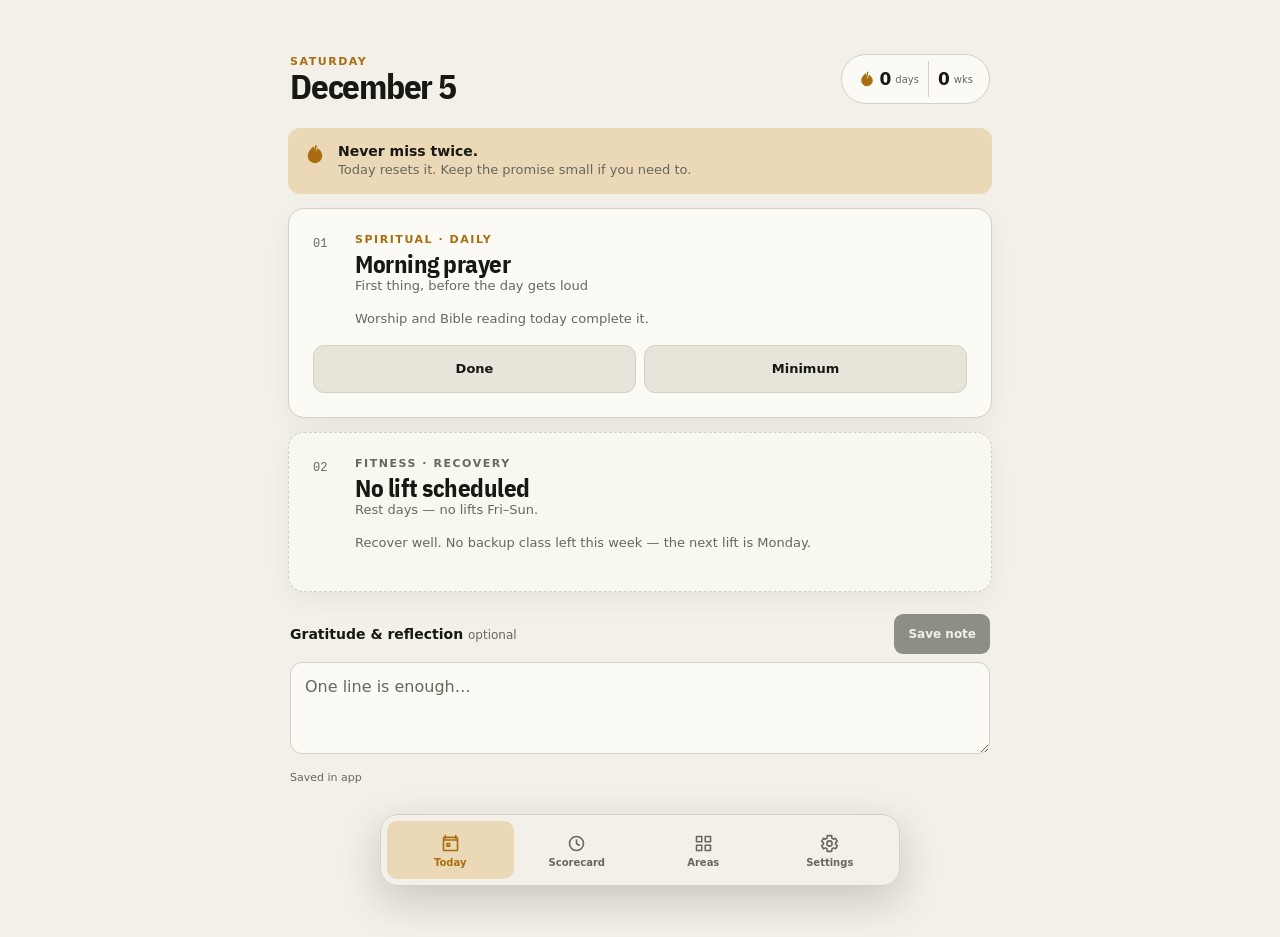
<file: Index.html.html>
<!doctype html>
<html lang="en">
  <head>
    <meta charset="utf-8" />
    <meta name="viewport" content="width=device-width, initial-scale=1, viewport-fit=cover, user-scalable=no" />
    <meta name="theme-color" content="#0B0C0B" media="(prefers-color-scheme: dark)" />
    <meta name="theme-color" content="#F2F0E8" media="(prefers-color-scheme: light)" />
    <meta name="apple-mobile-web-app-capable" content="yes" />
    <meta name="mobile-web-app-capable" content="yes" />
    <meta name="apple-mobile-web-app-status-bar-style" content="black-translucent" />
    <meta name="apple-mobile-web-app-title" content="SLS" />
    <link rel="apple-touch-icon" href="[data-uri]" />
    <link rel="icon" href="data:," />
    <meta name="color-scheme" content="light dark" />
    <title>SLS</title>
    <link rel="preconnect" href="https://fonts.googleapis.com" />
    <link rel="preconnect" href="https://fonts.gstatic.com" crossorigin />
    <link href="https://fonts.googleapis.com/css2?family=IBM+Plex+Sans+Condensed:wght@600;700&display=swap" rel="stylesheet" />
    <style>
      :root {
        color-scheme: light;
        --bg: #f2f0e8;
        --surface: #fbfaf4;
        --surface-2: #e7e4da;
        --text: #171812;
        --dim: #67675f;
        --border: #d4d0c3;
        --accent: #a96d0f;
        --accent-soft: #ead8b7;
        --green: #3f7d49;
        --green-soft: #d5e5d5;
        --red: #b94b3c;
        --red-soft: #f0d6d0;
        --radius: 16px;
        font-family: system-ui, -apple-system, BlinkMacSystemFont, "Segoe UI", sans-serif;
      }

      @media (prefers-color-scheme: dark) {
        :root {
          color-scheme: dark;
          --bg: #0b0c0b;
          --surface: #151714;
          --surface-2: #20231d;
          --text: #f2f0e8;
          --dim: #aaa89f;
          --border: #30332b;
          --accent: #d99a2b;
          --accent-soft: #3a2c12;
          --green: #62a66a;
          --green-soft: #19321d;
          --red: #d96552;
          --red-soft: #3a1f1b;
        }
      }

      * { box-sizing: border-box; }
      html, body { margin: 0; background: var(--bg); color: var(--text); }
      button, input, textarea { font: inherit; }
      button { color: inherit; }
      button:focus-visible, input:focus-visible, textarea:focus-visible { outline: 2px solid var(--accent); outline-offset: 2px; }
      button:disabled { opacity: .45; cursor: not-allowed; }

      .app-shell { min-height: 100%; background: var(--bg); }
      .app-shell main { width: 100%; max-width: 760px; margin: 0 auto; padding-bottom: calc(124px + env(safe-area-inset-bottom)); }
      .view { padding: 22px 18px 30px; }

      .today-header { display: flex; justify-content: space-between; align-items: center; padding: 10px 2px 24px; }
      .today-header h1, .section-header h1 { margin: 1px 0 0; font-family: "IBM Plex Sans Condensed", "Arial Narrow", sans-serif; font-size: 35px; line-height: 1; letter-spacing: -.035em; font-weight: 700; }
      .date-day, .section-header > p, .habit-label { margin: 0; color: var(--accent); font-size: 11px; font-weight: 800; letter-spacing: .14em; }
      .streak-cluster { display: flex; align-items: stretch; gap: 0; min-height: 50px; border: 1px solid var(--border); background: var(--surface); border-radius: 999px; padding: 6px 7px; }
      .streak-cluster > span { display: flex; align-items: center; gap: 4px; padding: 0 9px; }
      .streak-cluster > span + span { border-left: 1px solid var(--border); }
      .streak-cluster svg { color: var(--accent); fill: var(--accent); stroke-width: 1.3; }
      .streak-cluster b { font-size: 17px; }
      .streak-cluster small { color: var(--dim); font-size: 10px; }

      .reset-banner { display: flex; gap: 12px; align-items: flex-start; margin-bottom: 14px; padding: 15px 16px; color: var(--text); background: var(--accent-soft); border-radius: 12px; }
      .reset-banner svg { flex: none; color: var(--accent); fill: var(--accent); }
      .reset-banner strong, .reset-banner span { display: block; }
      .reset-banner strong { font-size: 14px; }
      .reset-banner span { margin-top: 2px; color: var(--dim); font-size: 13px; line-height: 1.35; }

      .habit-block { position: relative; overflow: hidden; margin-bottom: 14px; padding: 20px; background: var(--surface); border: 1px solid var(--border); border-radius: var(--radius); box-shadow: 0 8px 28px rgba(26, 25, 18, .05); }
      .habit-block.complete { border-color: color-mix(in srgb, var(--green) 50%, var(--border)); }
      .habit-block.complete::before { content: ""; position: absolute; inset: 0 auto 0 0; width: 4px; background: var(--green); }
      .habit-top { display: grid; grid-template-columns: 34px 1fr auto; gap: 8px; align-items: start; }
      .habit-index { color: var(--dim); font-family: ui-monospace, SFMono-Regular, Menlo, monospace; font-size: 12px; padding-top: 4px; }
      .habit-top h2 { margin: 5px 0 1px; font-family: "IBM Plex Sans Condensed", "Arial Narrow", sans-serif; font-size: 25px; line-height: 1.05; letter-spacing: -.02em; }
      .habit-top p:not(.habit-label) { margin: 0; color: var(--dim); font-size: 13px; }
      .habit-note { margin: 17px 0 14px 42px; color: var(--dim); font-size: 13px; line-height: 1.45; }
      .completion-mark { display: grid; place-items: center; width: 31px; height: 31px; color: var(--surface); background: var(--green); border-radius: 50%; }
      .choices { display: grid; gap: 8px; margin-top: 16px; }
      .choices.two { grid-template-columns: 1fr 1fr; }
      .workout-choices { grid-template-columns: 1fr 1.25fr 1fr; }
      .choice { min-height: 48px; display: flex; justify-content: center; align-items: center; gap: 6px; border: 1px solid var(--border); border-radius: 11px; background: var(--surface-2); font-size: 13px; font-weight: 750; cursor: pointer; }
      .choice.active { border-color: var(--green); color: var(--green); background: var(--green-soft); }
      .exercise-toggle { width: calc(100% - 42px); margin: 16px 0 0 42px; display: flex; justify-content: space-between; align-items: center; min-height: 40px; padding: 0 4px; border: 0; border-top: 1px solid var(--border); background: transparent; color: var(--dim); font-size: 13px; font-weight: 650; cursor: pointer; }
      .exercise-toggle span { transition: transform .2s ease; }
      .exercise-toggle span.rotate { transform: rotate(180deg); }
      .exercise-list { list-style: decimal-leading-zero; margin: 2px 0 16px 42px; padding: 3px 0 0 25px; color: var(--dim); font-size: 13px; }
      .exercise-list li { padding: 7px 0 7px 6px; border-bottom: 1px solid var(--border); }
      .class-picker { display: grid; grid-template-columns: repeat(3, 1fr); gap: 7px; margin-top: 8px; padding: 10px; background: var(--surface-2); border-radius: 12px; }
      .class-picker button { min-height: 44px; padding: 6px; border: 1px solid var(--border); border-radius: 9px; background: var(--surface); font-size: 12px; font-weight: 700; cursor: pointer; }
      .rest-block { background: color-mix(in srgb, var(--surface) 65%, var(--bg)); border-style: dashed; }
      .rest-block .habit-label { color: var(--dim); }
      .yoga .habit-label { color: var(--green); }

      .reflection-block { margin-top: 22px; padding: 0 2px; }
      .reflection-head { display: flex; justify-content: space-between; align-items: center; gap: 12px; margin-bottom: 8px; }
      .reflection-head label { font-weight: 750; font-size: 14px; }
      .reflection-head label span { color: var(--dim); font-size: 12px; font-weight: 500; }
      .reflection-head button { min-height: 40px; padding: 0 14px; border: 0; border-radius: 9px; background: var(--text); color: var(--bg); font-size: 12px; font-weight: 750; cursor: pointer; flex: none; }
      .reflection-block textarea { width: 100%; min-height: 92px; resize: vertical; padding: 14px; color: var(--text); background: var(--surface); border: 1px solid var(--border); border-radius: 12px; }
      .reflection-block textarea::placeholder { color: var(--dim); }
      .reflection-footer { margin-top: 8px; }
      .reflection-footer span { color: var(--dim); font-size: 11px; }

      .section-header { padding: 14px 2px 24px; }
      .section-header > span { display: block; margin-top: 9px; color: var(--dim); font-size: 14px; }
      .week-picker { display: grid; grid-template-columns: 44px 1fr 44px; align-items: center; margin-bottom: 14px; }
      .week-picker button { display: grid; place-items: center; width: 44px; height: 44px; border: 1px solid var(--border); border-radius: 50%; background: var(--surface); cursor: pointer; }
      .week-picker button:first-child svg { transform: rotate(180deg); }
      .week-picker div { text-align: center; }
      .week-picker strong, .week-picker span { display: block; }
      .week-picker strong { font-size: 14px; }
      .week-picker span { margin-top: 2px; color: var(--dim); font-size: 11px; }
      .rings-panel { display: grid; grid-template-columns: 1fr 1fr; gap: 12px; padding: 24px 14px; background: var(--surface); border: 1px solid var(--border); border-radius: var(--radius); }
      .ring-wrap { text-align: center; }
      .ring-wrap > span { display: block; margin-top: 9px; font-size: 13px; font-weight: 700; }
      .ring { --progress: 0deg; display: grid; place-items: center; width: 112px; height: 112px; margin: auto; border-radius: 50%; background: conic-gradient(var(--accent) var(--progress), var(--surface-2) 0); }
      .ring::before { content: ""; grid-area: 1 / 1; width: 83px; height: 83px; border-radius: 50%; background: var(--surface); }
      .ring div { grid-area: 1 / 1; z-index: 1; }
      .ring strong { font-family: "IBM Plex Sans Condensed", "Arial Narrow", sans-serif; font-size: 31px; }
      .ring span { color: var(--dim); font-size: 14px; }
      .miss-alert { display: flex; gap: 12px; margin-top: 12px; padding: 13px; background: var(--red-soft); border-radius: 12px; }
      .miss-alert > span { display: grid; place-items: center; width: 27px; height: 27px; flex: none; border-radius: 50%; background: var(--red); color: white; font-weight: 900; }
      .miss-alert strong { font-size: 13px; }
      .miss-alert p { margin: 2px 0 0; color: var(--dim); font-size: 12px; }
      .week-strip { display: grid; grid-template-columns: repeat(7, 1fr); margin-top: 15px; padding: 14px 7px; background: var(--surface); border: 1px solid var(--border); border-radius: var(--radius); }
      .day-column { display: grid; justify-items: center; gap: 7px; padding: 7px 2px; border-radius: 10px; }
      .day-column.is-today { background: var(--surface-2); }
      .day-column > span { color: var(--dim); font-size: 10px; font-weight: 700; }
      .day-column > b { font-size: 13px; }
      .status-dot { display: block; width: 9px; height: 9px; border-radius: 50%; background: var(--border); }
      .status-dot.spiritual.done { background: var(--accent); }
      .status-dot.workout.done { background: var(--green); }
      .status-dot.miss { background: var(--red); }
      .status-dot.future { background: var(--border); }
      .status-dot.off { opacity: .18; }
      .legend { display: flex; justify-content: center; gap: 18px; margin: 9px 0 18px; color: var(--dim); font-size: 11px; }
      .legend span { display: flex; align-items: center; gap: 6px; }
      .streak-ledger { display: grid; grid-template-columns: 1fr 1fr; gap: 12px; }
      .streak-ledger > div { padding: 17px; background: var(--surface); border: 1px solid var(--border); border-radius: 14px; }
      .streak-ledger span { color: var(--dim); font-size: 11px; }
      .streak-ledger strong { display: block; margin-top: 9px; font-family: "IBM Plex Sans Condensed", "Arial Narrow", sans-serif; font-size: 30px; }
      .streak-ledger small { color: var(--dim); font-family: inherit; font-size: 11px; font-weight: 500; }
      .streak-ledger p { margin: 4px 0 0; color: var(--dim); font-size: 11px; }
      .score-note { margin: 18px 4px 0; color: var(--dim); font-size: 12px; line-height: 1.5; }

      .area-grid { display: grid; grid-template-columns: 1fr 1fr; gap: 10px; }
      .area-tile { position: relative; min-height: 164px; padding: 14px; text-align: left; border: 1px solid var(--border); border-radius: 14px; background: var(--surface); cursor: pointer; }
      .area-tile.soon { background: color-mix(in srgb, var(--surface) 58%, var(--bg)); }
      .area-number { color: var(--dim); font-family: ui-monospace, SFMono-Regular, Menlo, monospace; font-size: 10px; }
      .area-status { display: inline-flex; align-items: center; gap: 5px; float: right; color: var(--dim); font-size: 9px; font-weight: 700; }
      .area-status i { width: 6px; height: 6px; border-radius: 50%; background: var(--border); }
      .area-status.active { color: var(--green); }
      .area-status.active i { background: var(--green); }
      .area-tile > strong { display: block; clear: both; padding-top: 30px; font-family: "IBM Plex Sans Condensed", "Arial Narrow", sans-serif; font-size: 20px; line-height: 1.1; }
      .area-tile > small { display: block; margin-top: 5px; padding-right: 18px; color: var(--dim); font-size: 11px; line-height: 1.35; }
      .area-arrow { position: absolute; right: 12px; bottom: 12px; color: var(--dim); }
      .sheet-backdrop { position: fixed; z-index: 40; inset: 0; display: flex; align-items: flex-end; background: rgba(0,0,0,.55); }
      .area-sheet { position: relative; width: 100%; max-width: 760px; margin: 0 auto; padding: 26px 22px calc(30px + env(safe-area-inset-bottom)); background: var(--surface); border-radius: 22px 22px 0 0; }
      .sheet-close { position: absolute; top: 18px; right: 18px; display: grid; place-items: center; width: 42px; height: 42px; border: 1px solid var(--border); border-radius: 50%; background: var(--surface-2); cursor: pointer; }
      .area-sheet > p { margin: 0; color: var(--accent); font-size: 10px; font-weight: 800; letter-spacing: .13em; }
      .area-sheet h2 { margin: 8px 0 3px; font-family: "IBM Plex Sans Condensed", "Arial Narrow", sans-serif; font-size: 30px; }
      .role-line { color: var(--dim); font-size: 13px; }
      .area-sheet ul { list-style: none; margin: 22px 0 0; padding: 0; }
      .area-sheet li { display: flex; gap: 10px; padding: 12px 0; border-top: 1px solid var(--border); font-size: 14px; }
      .area-sheet li svg { color: var(--green); flex: none; }
      .coming-copy { margin-top: 22px; padding: 18px; background: var(--surface-2); border-radius: 12px; }
      .coming-copy strong, .coming-copy span { display: block; }
      .coming-copy span { margin-top: 5px; color: var(--dim); font-size: 13px; line-height: 1.45; }

      .connection-panel, .setup-guide { padding: 19px; background: var(--surface); border: 1px solid var(--border); border-radius: var(--radius); }
      .connection-head { display: flex; justify-content: space-between; gap: 12px; margin-bottom: 20px; }
      .connection-head h2, .setup-guide h2 { margin: 0; font-family: "IBM Plex Sans Condensed", "Arial Narrow", sans-serif; font-size: 22px; }
      .connection-head p { margin: 4px 0 0; color: var(--dim); font-size: 12px; }
      .connection-dot { width: 11px; height: 11px; margin-top: 5px; border-radius: 50%; background: var(--border); }
      .connection-dot.on { background: var(--green); box-shadow: 0 0 0 5px var(--green-soft); }
      .connection-panel label { display: block; margin: 13px 0 6px; color: var(--dim); font-size: 11px; font-weight: 700; }
      .connection-panel input { width: 100%; min-height: 48px; padding: 0 13px; color: var(--text); background: var(--bg); border: 1px solid var(--border); border-radius: 10px; }
      .primary-action { width: 100%; min-height: 50px; margin-top: 16px; border: 0; border-radius: 10px; background: var(--accent); color: #15120d; font-weight: 800; cursor: pointer; }
      .form-message { margin: 11px 0 0; font-size: 12px; line-height: 1.4; }
      .form-message.success { color: var(--green); }
      .form-message.error { color: var(--red); }
      .connected-summary { display: flex; gap: 10px; align-items: center; padding: 14px; background: var(--green-soft); color: var(--green); border-radius: 11px; font-size: 13px; }
      .text-action { min-height: 44px; margin-top: 10px; padding: 0; border: 0; color: var(--red); background: transparent; font-size: 12px; font-weight: 700; cursor: pointer; }
      .setup-guide { margin-top: 14px; }
      .setup-guide ol { list-style: none; margin: 16px 0 0; padding: 0; }
      .setup-guide li { display: grid; grid-template-columns: 28px 1fr; gap: 10px; align-items: start; padding: 12px 0; border-top: 1px solid var(--border); }
      .setup-guide li b { display: grid; place-items: center; width: 25px; height: 25px; border-radius: 50%; background: var(--accent-soft); color: var(--accent); font-size: 11px; }
      .setup-guide li span { font-size: 13px; line-height: 1.5; }
      .setup-guide code { font-size: 11px; color: var(--accent); }
      .setup-guide > p { margin: 15px 0 0; color: var(--dim); font-size: 11px; line-height: 1.5; }

      .bottom-nav { position: fixed; z-index: 30; left: 0; right: 0; bottom: 0; display: grid; grid-template-columns: repeat(4, 1fr); padding: 7px max(10px, env(safe-area-inset-left)) calc(7px + env(safe-area-inset-bottom)) max(10px, env(safe-area-inset-right)); background: color-mix(in srgb, var(--bg) 92%, transparent); border-top: 1px solid var(--border); backdrop-filter: blur(18px); -webkit-backdrop-filter: blur(18px); }
      .bottom-nav button { min-height: 58px; display: flex; flex-direction: column; align-items: center; justify-content: center; gap: 3px; border: 0; border-radius: 10px; background: transparent; color: var(--dim); cursor: pointer; }
      .bottom-nav button span { font-size: 10px; font-weight: 650; }
      .bottom-nav button.active { color: var(--accent); background: var(--accent-soft); }

      @media (min-width: 720px) {
        .view { padding: 36px 28px 42px; }
        .today-header { padding-top: 18px; }
        .habit-block { padding: 24px; }
        .area-grid { grid-template-columns: repeat(3, 1fr); }
        .bottom-nav { left: 50%; right: auto; width: 520px; transform: translateX(-50%); bottom: 14px; border: 1px solid var(--border); border-radius: 18px; padding: 6px; box-shadow: 0 14px 44px rgba(0,0,0,.18); }
        .app-shell main { padding-bottom: 110px; }
      }

      @media (prefers-reduced-motion: reduce) {
        *, *::before, *::after { scroll-behavior: auto !important; animation-duration: .01ms !important; transition-duration: .01ms !important; }
      }
    </style>
  </head>
  <body>
    <div class="app-shell">
      <main id="app"></main>
      <nav class="bottom-nav" id="bottom-nav" aria-label="Primary navigation"></nav>
    </div>

    <script>
      "use strict";

      /* ------------------------------------------------------------------
         SLS — Single Life System companion (static rebuild).
         State lives in this browser's localStorage; the durable record is
         the Notion Daily Log, synced directly from the browser on saves.
      ------------------------------------------------------------------ */

      var STORE_KEY = "sls.state.v1";
      var DEFAULT_DATABASE_ID = "dbe57da9-f63c-4777-ba59-b50a168da743";
      var NOTION_VERSION = "2022-06-28";
      var BACKUP_CLASSES = ["Circuit Training", "HIIT", "Cycle"];

      // Lift sessions by JS weekday (0 = Sun … 6 = Sat).
      var SESSIONS = {
        1: { name: "Push", exercises: ["Bench Press · 4 × 6–8", "Incline DB Press · 3 × 8–12", "Seated Overhead Press · 3 × 8–12", "Lateral Raise · 3 × 8–12"] },
        2: { name: "Pull", exercises: ["Bent Over Row · 3 × 8–12", "Lat Pulldown · 3 × 8–12", "Shrug · 4 × 8–12", "Face Pull · 3 × 8–12"] },
        3: { name: "Legs", exercises: ["Squat · 3 × 6–12", "Seated Hamstring Curl · 3 × 8–12", "Leg Extension · 3 × 8–12", "Standing Calf Raise · 3 × 15–20"] }
      };

      // The whole system of systems: two areas active now, nine coming soon.
      var AREAS = [
        { key: "fitness", title: "Fitness", role: "Personal trainer", status: "active", targets: ["3 workouts each week", "Never miss two scheduled workouts in a row", "A lift, backup class, or minimum effort fills the slot"] },
        { key: "spiritual", title: "Spiritual", role: "Pastor, spiritual director, or mentor", status: "active", targets: ["Daily spiritual practice", "Morning prayer is the anchor", "Car worship and Bible reading at work complete it"] },
        { key: "financial", title: "Financial", role: "Fiduciary financial planner, CPA", status: "soon", targets: [] },
        { key: "nutrition", title: "Nutrition", role: "Registered dietitian", status: "soon", targets: [] },
        { key: "health-recovery", title: "Health & Recovery", role: "Primary care doctor", status: "soon", targets: [] },
        { key: "mental-emotional", title: "Mental & Emotional", role: "Therapist or counselor", status: "soon", targets: [] },
        { key: "relationships", title: "Relationships", role: "Marriage or relationship coach, mentor", status: "soon", targets: [] },
        { key: "career-purpose", title: "Career & Purpose", role: "Career coach, executive mentor", status: "soon", targets: [] },
        { key: "learning-growth", title: "Learning & Growth", role: "Tutor, mastermind group", status: "soon", targets: [] },
        { key: "time-productivity", title: "Time & Productivity", role: "Executive assistant, chief of staff", status: "soon", targets: [] },
        { key: "home-admin", title: "Home & Admin", role: "House manager, assistant", status: "soon", targets: [] }
      ];

      /* ---------------- date helpers ---------------- */

      function localIso(date) {
        date = date || new Date();
        var y = date.getFullYear();
        var m = String(date.getMonth() + 1).padStart(2, "0");
        var d = String(date.getDate()).padStart(2, "0");
        return y + "-" + m + "-" + d;
      }

      function fromIso(value) {
        var parts = value.split("-").map(Number);
        return new Date(parts[0], parts[1] - 1, parts[2], 12, 0, 0);
      }

      function addDays(value, amount) {
        var date = fromIso(value);
        date.setDate(date.getDate() + amount);
        return localIso(date);
      }

      function mondayOf(value) {
        var date = fromIso(value);
        var day = date.getDay();
        date.setDate(date.getDate() - (day === 0 ? 6 : day - 1));
        return localIso(date);
      }

      function longDate(value) {
        var date = fromIso(value);
        return {
          weekday: new Intl.DateTimeFormat("en-US", { weekday: "long" }).format(date),
          date: new Intl.DateTimeFormat("en-US", { month: "long", day: "numeric" }).format(date)
        };
      }

      var WEEKDAY_SHORT = ["Sun", "Mon", "Tue", "Wed", "Thu", "Fri", "Sat"];

      /* ---------------- state store ---------------- */

      function blankLog(date) {
        return { date: date, spiritualStatus: "none", workoutStatus: "none", workoutDetail: "", yogaDone: false, reflection: "", syncStatus: "disabled", syncMessage: "", syncedAt: null };
      }

      function defaultState() {
        return {
          settings: { notionToken: "", notionDatabaseId: DEFAULT_DATABASE_ID, notionConnected: false, notionWorkspaceName: "", notionLastTestedAt: null },
          logs: {}
        };
      }

      var store = (function () {
        var data;
        try {
          var raw = window.localStorage.getItem(STORE_KEY);
          data = raw ? JSON.parse(raw) : defaultState();
          if (!data || typeof data !== "object" || !data.settings || !data.logs) data = defaultState();
        } catch (e) {
          data = defaultState();
        }
        return {
          get settings() { return data.settings; },
          get logs() { return data.logs; },
          log: function (date) {
            return data.logs[date] ? Object.assign(blankLog(date), data.logs[date]) : blankLog(date);
          },
          saveLog: function (log) {
            data.logs[log.date] = log;
            persist();
          },
          saveSettings: function () { persist(); }
        };
        function persist() {
          try { window.localStorage.setItem(STORE_KEY, JSON.stringify(data)); } catch (e) { /* storage full/blocked — app still works in-memory */ }
        }
      })();

      /* ---------------- streak math ---------------- */

      function countSpiritualStreak(logs, today) {
        function completed(date) { var l = logs[date]; return l && l.spiritualStatus !== "none"; }
        var cursor = completed(today) ? today : addDays(today, -1);
        var current = 0;
        while (completed(cursor) && current < 370) { current += 1; cursor = addDays(cursor, -1); }
        var sorted = Object.keys(logs).filter(function (d) { return logs[d].spiritualStatus !== "none"; }).sort();
        var best = 0, run = 0, prior = "";
        sorted.forEach(function (date) {
          run = prior && addDays(prior, 1) === date ? run + 1 : 1;
          best = Math.max(best, run);
          prior = date;
        });
        return { current: current, best: best };
      }

      function workoutWeekStreak(logs, today) {
        var starts = {};
        Object.keys(logs).forEach(function (date) { starts[mondayOf(date)] = true; });
        starts[mondayOf(today)] = true;
        function weekOk(start) {
          return [0, 1, 2].every(function (i) { var l = logs[addDays(start, i)]; return l && l.workoutStatus !== "none"; });
        }
        var complete = Object.keys(starts).sort().map(function (start) { return { start: start, ok: weekOk(start) }; });
        var best = 0, run = 0;
        complete.forEach(function (week) { run = week.ok ? run + 1 : 0; best = Math.max(best, run); });
        var cursor = mondayOf(today);
        if (!weekOk(cursor)) cursor = addDays(cursor, -7);
        var current = 0;
        while (weekOk(cursor) && current < 520) { current += 1; cursor = addDays(cursor, -7); }
        return { current: current, best: best };
      }

      /* ---------------- Notion sync ---------------- */

      function notionRequest(token, url, init) {
        var headers = { "Authorization": "Bearer " + token, "Notion-Version": NOTION_VERSION, "Content-Type": "application/json" };
        var options = Object.assign({}, init || {}, { headers: headers });
        return fetch(url, options).then(function (response) {
          return response.json().then(function (data) {
            if (!response.ok) {
              var message = data && typeof data.message === "string" ? data.message : "Notion rejected the request.";
              throw new Error(message);
            }
            return data;
          });
        });
      }

      function sessionForDate(date) {
        var day = fromIso(date).getDay();
        return SESSIONS[day] ? SESSIONS[day].name : "Rest";
      }

      function dayTitle(date) {
        return new Intl.DateTimeFormat("en-US", { weekday: "short", month: "short", day: "numeric" }).format(fromIso(date));
      }

      function syncLogToNotion(log) {
        var settings = store.settings;
        if (!settings.notionConnected) return Promise.resolve({ status: "disabled", message: "" });
        var token = settings.notionToken;
        if (!token) return Promise.resolve({ status: "error", message: "Reconnect Notion in Settings." });

        var databaseId = settings.notionDatabaseId || DEFAULT_DATABASE_ID;
        var session = sessionForDate(log.date);
        var noteParts = [];
        if (log.workoutStatus === "lift") noteParts.push(log.workoutDetail || session);
        if (log.workoutStatus === "class") noteParts.push((log.workoutDetail || "Backup class") + " (backup)");
        if (log.workoutStatus === "minimum") noteParts.push(session + " — minimum");
        if (log.yogaDone && fromIso(log.date).getDay() === 2) noteParts.push("Vinyasa Yoga");
        var minimumOnly = log.spiritualStatus === "minimum" || log.workoutStatus === "minimum";

        var properties = {
          "Day": { title: [{ text: { content: dayTitle(log.date) } }] },
          "Date": { date: { start: log.date } },
          "Spiritual Practice": { checkbox: log.spiritualStatus !== "none" },
          "Workout Done": { checkbox: log.workoutStatus !== "none" },
          "Planned Workout": { select: { name: session === "Rest" ? "Rest" : "Strength" } },
          "Workout Notes": { rich_text: noteParts.length ? [{ text: { content: noteParts.join(" · ") } }] : [] },
          "Minimum Only": { checkbox: minimumOnly },
          "Gratitude & Reflection": { rich_text: log.reflection ? [{ text: { content: log.reflection.slice(0, 1900) } }] : [] }
        };

        return notionRequest(token, "https://api.notion.com/v1/databases/" + databaseId + "/query", {
          method: "POST",
          body: JSON.stringify({ filter: { property: "Date", date: { equals: log.date } }, page_size: 1 })
        }).then(function (query) {
          var results = Array.isArray(query.results) ? query.results : [];
          var existing = results[0];
          if (existing && typeof existing.id === "string") {
            return notionRequest(token, "https://api.notion.com/v1/pages/" + existing.id, {
              method: "PATCH",
              body: JSON.stringify({ properties: properties })
            });
          }
          return notionRequest(token, "https://api.notion.com/v1/pages", {
            method: "POST",
            body: JSON.stringify({ parent: { database_id: databaseId }, properties: properties })
          });
        }).then(function () {
          return { status: "synced", message: "Synced to Notion" };
        }).catch(function (error) {
          var message = error instanceof Error ? error.message : "Notion sync failed.";
          return { status: "error", message: message.slice(0, 180) };
        });
      }

      /* ---------------- icons ---------------- */

      var ICON_PATHS = {
        today: '<path d="M6 3v3M18 3v3M4 8h16M5 5h14a1 1 0 0 1 1 1v14H4V6a1 1 0 0 1 1-1Z"/><path d="M8 12h3v3H8z"/>',
        score: '<circle cx="12" cy="12" r="8"/><path d="M12 8v4l3 2"/>',
        areas: '<rect x="4" y="4" width="6" height="6"/><rect x="14" y="4" width="6" height="6"/><rect x="4" y="14" width="6" height="6"/><rect x="14" y="14" width="6" height="6"/>',
        settings: '<circle cx="12" cy="12" r="3"/><path d="M19 12a7 7 0 0 0-.1-1l2-1.5-2-3.4-2.4 1a8 8 0 0 0-1.7-1L14.5 3h-5l-.4 3.1a8 8 0 0 0-1.7 1L5 6.1 3 9.5 5.1 11a7 7 0 0 0 0 2L3 14.5 5 18l2.4-1a8 8 0 0 0 1.7 1l.4 3h5l.4-3a8 8 0 0 0 1.7-1l2.4 1 2-3.5-2.1-1.5a7 7 0 0 0 .1-1Z"/>',
        flame: '<path d="M13 3c.5 3-1.8 4.3-1.8 6.5 0 1.2.8 2 1.8 2.5-.2-2.4 2-3.2 2-5 2.3 1.8 4 4.4 4 7.2A7 7 0 0 1 5 14c0-3.8 2.2-6.4 5.2-9-.2 2.6 1 3.6 1.7 4.2C12 6.6 13 5.2 13 3Z"/>',
        check: '<path d="m5 12 4 4L19 6"/>',
        arrow: '<path d="m9 18 6-6-6-6"/>',
        chevron: '<path d="m6 9 6 6 6-6"/>',
        close: '<path d="M6 6l12 12M18 6 6 18"/>',
        sync: '<path d="M20 7h-5V2"/><path d="M20 7a8 8 0 1 0 1 7"/>'
      };

      function icon(name, size) {
        return '<svg aria-hidden="true" width="' + (size || 21) + '" height="' + (size || 21) + '" viewBox="0 0 24 24" fill="none" stroke="currentColor" stroke-width="1.8" stroke-linecap="round" stroke-linejoin="round">' + ICON_PATHS[name] + "</svg>";
      }

      function escapeHtml(text) {
        return String(text).replace(/[&<>"']/g, function (ch) {
          return { "&": "&amp;", "<": "&lt;", ">": "&gt;", '"': "&quot;", "'": "&#39;" }[ch];
        });
      }

      /* ---------------- app shell ---------------- */

      var appEl = document.getElementById("app");
      var navEl = document.getElementById("bottom-nav");
      var today = localIso();
      var currentTab = "today";
      var ui = { exercisesOpen: false, classPicker: false, weekStart: mondayOf(today), selectedArea: null, testMessage: null, testOk: false, testing: false, disconnecting: false };
      var syncGeneration = 0;

      var NAV = [
        { key: "today", label: "Today", icon: "today" },
        { key: "scorecard", label: "Scorecard", icon: "score" },
        { key: "areas", label: "Areas", icon: "areas" },
        { key: "settings", label: "Settings", icon: "settings" }
      ];

      function renderNav() {
        navEl.innerHTML = NAV.map(function (item) {
          var active = currentTab === item.key ? ' class="active" aria-current="page"' : "";
          return '<button data-nav="' + item.key + '"' + active + ">" + icon(item.icon) + "<span>" + item.label + "</span></button>";
        }).join("");
        Array.prototype.forEach.call(navEl.querySelectorAll("[data-nav]"), function (button) {
          button.addEventListener("click", function () {
            currentTab = button.getAttribute("data-nav");
            window.scrollTo(0, 0);
            render();
          });
        });
      }

      function render() {
        renderNav();
        if (currentTab === "today") renderToday();
        else if (currentTab === "scorecard") renderScorecard();
        else if (currentTab === "areas") renderAreas();
        else renderSettings();
      }

      function choiceButton(active, label, attrs) {
        return '<button type="button" class="choice' + (active ? " active" : "") + '" ' + attrs + ">" + (active ? icon("check", 17) : "") + escapeHtml(label) + "</button>";
      }

      /* ---------------- save + sync pipeline ---------------- */

      function persistAndSync(log) {
        store.saveLog(log);
        render();
        var generation = ++syncGeneration;
        if (!store.settings.notionConnected) return;
        var pending = Object.assign({}, log, { syncStatus: "pending", syncMessage: "" });
        store.saveLog(pending);
        syncLogToNotion(pending).then(function (result) {
          if (generation !== syncGeneration) return;
          var current = store.log(log.date);
          current.syncStatus = result.status;
          current.syncMessage = result.message;
          current.syncedAt = result.status === "synced" ? new Date().toISOString() : current.syncedAt;
          store.saveLog(current);
          if (currentTab === "today") render();
        });
      }

      function saveCompletion(kind, status, detail) {
        var log = store.log(today);
        if (kind === "spiritual") {
          log.spiritualStatus = status === "minimum" ? "minimum" : status === "done" ? "done" : "none";
        } else if (kind === "workout") {
          log.workoutStatus = status === "lift" || status === "class" || status === "minimum" ? status : "none";
          log.workoutDetail = status === "none" ? "" : (detail || "");
        } else if (kind === "yoga") {
          log.yogaDone = status === "done";
        }
        persistAndSync(log);
      }

      /* ---------------- Today view ---------------- */

      function renderToday() {
        var logs = store.logs;
        var todayLog = store.log(today);
        var parts = longDate(today);
        var weekdayNumber = fromIso(today).getDay();
        var session = SESSIONS[weekdayNumber];
        var spiritualStreak = countSpiritualStreak(logs, today);
        var workoutStreak = workoutWeekStreak(logs, today);
        var yesterday = logs[addDays(today, -1)];
        var yesterdaySpiritualMiss = !yesterday || yesterday.spiritualStatus === "none";
        var yesterdayDay = fromIso(addDays(today, -1)).getDay();
        var yesterdayWorkoutMiss = Boolean(SESSIONS[yesterdayDay]) && (!yesterday || yesterday.workoutStatus === "none");
        var needsReset = (todayLog.spiritualStatus === "none" && yesterdaySpiritualMiss) || (Boolean(session) && todayLog.workoutStatus === "none" && yesterdayWorkoutMiss);

        var html = "";
        html += '<div class="view today-view">';
        html += '<header class="today-header"><div><p class="date-day">' + escapeHtml(parts.weekday.toUpperCase()) + '</p><h1>' + escapeHtml(parts.date) + "</h1></div>";
        html += '<button type="button" class="streak-cluster" id="streak-cluster" aria-label="Open streak scorecard"><span>' + icon("flame", 18) + "<b>" + spiritualStreak.current + "</b><small>days</small></span><span><b>" + workoutStreak.current + "</b><small>wks</small></span></button></header>";

        if (needsReset) {
          html += '<div class="reset-banner">' + icon("flame", 22) + "<div><strong>Never miss twice.</strong><span>Today resets it. Keep the promise small if you need to.</span></div></div>";
        }

        // Spiritual
        var spiritualDone = todayLog.spiritualStatus !== "none";
        html += '<section class="habit-block' + (spiritualDone ? " complete" : "") + '">';
        var isWeekend = weekdayNumber === 0 || weekdayNumber === 6;
        html += '<div class="habit-top"><span class="habit-index">01</span><div><p class="habit-label">SPIRITUAL · DAILY</p><h2>Morning prayer</h2><p>' + (isWeekend ? "First thing, before the day gets loud" : "6:45–7 AM anchor") + "</p></div>" + (spiritualDone ? '<span class="completion-mark">' + icon("check") + "</span>" : "") + "</div>";
        html += '<p class="habit-note">' + (isWeekend ? "Worship and Bible reading today complete it." : "Car worship + Bible at work complete it.") + "</p>";
        html += '<div class="choices two">';
        html += choiceButton(todayLog.spiritualStatus === "done", "Done", 'data-action="spiritual-done"');
        html += choiceButton(todayLog.spiritualStatus === "minimum", "Minimum", 'data-action="spiritual-minimum"');
        html += "</div></section>";

        // Workout / rest
        if (session) {
          var workoutDone = todayLog.workoutStatus !== "none";
          html += '<section class="habit-block workout' + (workoutDone ? " complete" : "") + '">';
          html += '<div class="habit-top"><span class="habit-index">02</span><div><p class="habit-label">FITNESS · 12–1 PM</p><h2>' + escapeHtml(session.name) + " day</h2><p>Gym at work</p></div>" + (workoutDone ? '<span class="completion-mark">' + icon("check") + "</span>" : "") + "</div>";
          html += '<button type="button" class="exercise-toggle" id="exercise-toggle" aria-expanded="' + ui.exercisesOpen + '">' + (ui.exercisesOpen ? "Hide exercises" : "View exercises") + '<span class="' + (ui.exercisesOpen ? "rotate" : "") + '">' + icon("chevron", 18) + "</span></button>";
          if (ui.exercisesOpen) {
            html += '<ol class="exercise-list">' + session.exercises.map(function (exercise) { return "<li>" + escapeHtml(exercise) + "</li>"; }).join("") + "</ol>";
          }
          html += '<div class="choices workout-choices">';
          html += choiceButton(todayLog.workoutStatus === "lift", "Lift done", 'data-action="workout-lift"');
          html += choiceButton(todayLog.workoutStatus === "class", "Class instead", 'data-action="workout-class-open"');
          html += choiceButton(todayLog.workoutStatus === "minimum", "Minimum", 'data-action="workout-minimum"');
          html += "</div>";
          if (ui.classPicker) {
            html += '<div class="class-picker" role="group" aria-label="Choose backup class">' + BACKUP_CLASSES.map(function (name) {
              return '<button type="button" data-class="' + escapeHtml(name) + '">' + escapeHtml(name) + "</button>";
            }).join("") + "</div>";
          }
          html += "</section>";
        } else {
          var restNote = weekdayNumber === 4
            ? "Recover well. Thursday Cycle at 5:30 PM is tonight's backup if an earlier slot was missed."
            : "Recover well. No backup class left this week — the next lift is Monday.";
          html += '<section class="habit-block rest-block"><div class="habit-top"><span class="habit-index">02</span><div><p class="habit-label">FITNESS · RECOVERY</p><h2>No lift scheduled</h2><p>Rest days — no lifts Fri–Sun.</p></div></div><p class="habit-note">' + restNote + "</p></section>";
        }

        // Yoga (Tuesdays)
        if (weekdayNumber === 2) {
          html += '<section class="habit-block yoga' + (todayLog.yogaDone ? " complete" : "") + '">';
          html += '<div class="habit-top"><span class="habit-index">03</span><div><p class="habit-label">RECOVERY · 6–6:50 PM</p><h2>Vinyasa Yoga</h2><p>Apartment studio</p></div>' + (todayLog.yogaDone ? '<span class="completion-mark">' + icon("check") + "</span>" : "") + "</div>";
          html += '<div class="choices">' + choiceButton(todayLog.yogaDone, "Done", 'data-action="yoga-done"') + "</div>";
          html += "</section>";
        }

        // Reflection
        var syncLabel = todayLog.syncStatus === "synced" ? "Saved · synced" : todayLog.syncStatus === "error" ? "Saved · sync needs attention" : todayLog.syncStatus === "pending" ? "Saving · syncing…" : "Saved in app";
        html += '<section class="reflection-block"><div class="reflection-head"><label for="reflection">Gratitude &amp; reflection <span>optional</span></label><button type="button" id="save-reflection">Save note</button></div>';
        html += '<textarea id="reflection" maxlength="2000" placeholder="One line is enough…"></textarea>';
        html += '<div class="reflection-footer"><span>' + escapeHtml(syncLabel) + "</span></div></section>";
        html += "</div>";

        appEl.innerHTML = html;

        var textarea = document.getElementById("reflection");
        textarea.value = todayLog.reflection;
        textarea.addEventListener("input", function () {
          var button = document.getElementById("save-reflection");
          button.disabled = textarea.value === store.log(today).reflection;
        });
        document.getElementById("save-reflection").disabled = true;
        document.getElementById("save-reflection").addEventListener("click", function () {
          var log = store.log(today);
          log.reflection = textarea.value.trim();
          persistAndSync(log);
        });

        document.getElementById("streak-cluster").addEventListener("click", function () {
          currentTab = "scorecard";
          window.scrollTo(0, 0);
          render();
        });

        bind(document.querySelector('[data-action="spiritual-done"]'), function () {
          saveCompletion("spiritual", todayLog.spiritualStatus === "done" ? "none" : "done");
        });
        bind(document.querySelector('[data-action="spiritual-minimum"]'), function () {
          saveCompletion("spiritual", todayLog.spiritualStatus === "minimum" ? "none" : "minimum");
        });

        if (session) {
          bind(document.getElementById("exercise-toggle"), function () {
            ui.exercisesOpen = !ui.exercisesOpen;
            render();
          });
          bind(document.querySelector('[data-action="workout-lift"]'), function () {
            saveCompletion("workout", todayLog.workoutStatus === "lift" ? "none" : "lift", session.name);
          });
          bind(document.querySelector('[data-action="workout-class-open"]'), function () {
            ui.classPicker = !ui.classPicker;
            render();
          });
          bind(document.querySelector('[data-action="workout-minimum"]'), function () {
            saveCompletion("workout", todayLog.workoutStatus === "minimum" ? "none" : "minimum", session.name);
          });
          Array.prototype.forEach.call(document.querySelectorAll("[data-class]"), function (button) {
            button.addEventListener("click", function () {
              ui.classPicker = false;
              saveCompletion("workout", "class", button.getAttribute("data-class"));
            });
          });
        }

        bind(document.querySelector('[data-action="yoga-done"]'), function () {
          saveCompletion("yoga", todayLog.yogaDone ? "none" : "done");
        });
      }

      function bind(el, handler) { if (el) el.addEventListener("click", handler); }

      /* ---------------- Scorecard view ---------------- */

      function renderScorecard() {
        var logs = store.logs;
        var weekStart = ui.weekStart;
        var days = [];
        for (var i = 0; i < 7; i++) days.push(addDays(weekStart, i));
        var todayWeek = mondayOf(today);
        var spiritual = days.filter(function (date) { var l = logs[date]; return l && l.spiritualStatus !== "none"; }).length;
        var workouts = days.slice(0, 3).filter(function (date) { var l = logs[date]; return l && l.workoutStatus !== "none"; }).length;
        var spiritualStreak = countSpiritualStreak(logs, today);
        var workoutStreak = workoutWeekStreak(logs, today);
        var fmt = function (value) { return new Intl.DateTimeFormat("en-US", { month: "short", day: "numeric" }).format(fromIso(value)); };
        var weekLabel = fmt(weekStart) + "–" + fmt(addDays(weekStart, 6));

        var hasSpiritualDoubleMiss = days.some(function (date, index) {
          var prev = days[index - 1];
          var l = logs[date], p = prev ? logs[prev] : null;
          return index > 0 && date <= today && (!l || l.spiritualStatus === "none") && (!p || p.spiritualStatus === "none");
        });
        var scheduled = days.slice(0, 3);
        var hasWorkoutDoubleMiss = scheduled.some(function (date, index) {
          var prev = scheduled[index - 1];
          var l = logs[date], p = prev ? logs[prev] : null;
          return index > 0 && date <= today && (!l || l.workoutStatus === "none") && (!p || p.workoutStatus === "none");
        });

        function ring(value, total, label) {
          var percent = total ? Math.min(100, Math.round((value / total) * 100)) : 0;
          return '<div class="ring-wrap" aria-label="' + label + ": " + value + " of " + total + '"><div class="ring" style="--progress:' + (percent * 3.6) + 'deg"><div><strong>' + value + "</strong><span>/" + total + "</span></div></div><span>" + label + "</span></div>";
        }

        var html = "";
        html += '<div class="view scorecard-view">';
        html += '<header class="section-header"><p>WEEKLY REVIEW</p><h1>Scorecard</h1></header>';
        html += '<div class="week-picker"><button type="button" id="week-prev" aria-label="Previous week">' + icon("arrow") + '</button><div><strong>' + (weekStart === todayWeek ? "This week" : weekLabel) + "</strong><span>" + weekLabel + '</span></div><button type="button" id="week-next" aria-label="Next week"' + (weekStart >= todayWeek ? " disabled" : "") + ">" + icon("arrow") + "</button></div>";
        html += '<div class="rings-panel">' + ring(workouts, 3, "Workouts") + ring(spiritual, 7, "Spiritual") + "</div>";

        if (hasSpiritualDoubleMiss || hasWorkoutDoubleMiss) {
          var which = [hasSpiritualDoubleMiss ? "spiritual" : "", hasWorkoutDoubleMiss ? "workouts" : ""].filter(Boolean).join(" + ");
          html += '<div class="miss-alert"><span>!</span><div><strong>Two in a row missed</strong><p>' + which + " needs a reset.</p></div></div>";
        }

        html += '<section class="week-strip" aria-label="Daily completion status">';
        days.forEach(function (date, index) {
          var log = logs[date] || blankLog(date);
          var future = date > today;
          var workoutDay = index < 3;
          var spiritualClass = log.spiritualStatus !== "none" ? "done" : future ? "future" : "miss";
          var workoutClass = workoutDay ? (log.workoutStatus !== "none" ? "done" : future ? "future" : "miss") : "off";
          html += '<div class="day-column' + (date === today ? " is-today" : "") + '"><span>' + WEEKDAY_SHORT[fromIso(date).getDay()] + "</span><b>" + fromIso(date).getDate() + '</b><i class="status-dot spiritual ' + spiritualClass + '" title="Spiritual"></i><i class="status-dot workout ' + workoutClass + '" title="Workout"></i></div>';
        });
        html += "</section>";
        html += '<div class="legend"><span><i class="status-dot spiritual done"></i>Spiritual</span><span><i class="status-dot workout done"></i>Workout</span></div>';
        html += '<section class="streak-ledger">';
        html += '<div><span>Daily spiritual</span><strong>' + spiritualStreak.current + " <small>current</small></strong><p>Best: " + spiritualStreak.best + " days</p></div>";
        html += '<div><span>3/3 workout weeks</span><strong>' + workoutStreak.current + " <small>current</small></strong><p>Best: " + workoutStreak.best + " weeks</p></div>";
        html += "</section>";
        html += '<p class="score-note">A lift, backup class, or minimum fills a workout slot. Minimums stay visible so the score stays honest.</p>';
        html += "</div>";

        appEl.innerHTML = html;

        bind(document.getElementById("week-prev"), function () { ui.weekStart = addDays(weekStart, -7); render(); });
        bind(document.getElementById("week-next"), function () { ui.weekStart = addDays(weekStart, 7); render(); });
      }

      /* ---------------- Areas view ---------------- */

      function renderAreas() {
        var html = "";
        html += '<div class="view areas-view">';
        html += '<header class="section-header"><p>THE WHOLE SYSTEM</p><h1>Life areas</h1><span>Two active now. Eleven built to grow.</span></header>';
        html += '<div class="area-grid">';
        AREAS.forEach(function (area, index) {
          html += '<button type="button" class="area-tile ' + area.status + '" data-area="' + area.key + '">';
          html += '<span class="area-number">' + String(index + 1).padStart(2, "0") + "</span>";
          html += '<span class="area-status ' + area.status + '"><i></i>' + (area.status === "active" ? "Active" : "Coming soon") + "</span>";
          html += "<strong>" + escapeHtml(area.title) + "</strong><small>" + escapeHtml(area.role) + "</small>";
          html += '<span class="area-arrow">' + icon("arrow", 17) + "</span>";
          html += "</button>";
        });
        html += "</div></div>";

        var selected = null;
        AREAS.forEach(function (area) { if (area.key === ui.selectedArea) selected = area; });
        if (selected) {
          html += '<div class="sheet-backdrop" id="sheet-backdrop"><section class="area-sheet" id="area-sheet">';
          html += '<button type="button" class="sheet-close" id="sheet-close" aria-label="Close area details">' + icon("close") + "</button>";
          html += "<p>" + (selected.status === "active" ? "ACTIVE AREA" : "FUTURE AREA") + "</p><h2>" + escapeHtml(selected.title) + '</h2><span class="role-line">Your ' + escapeHtml(selected.role) + "</span>";
          if (selected.status === "active") {
            html += "<ul>" + selected.targets.map(function (target) { return "<li>" + icon("check", 18) + escapeHtml(target) + "</li>"; }).join("") + "</ul>";
          } else {
            html += '<div class="coming-copy"><strong>Coming in a future update.</strong><span>The system already has a place for this area; its daily actions and scorecard will be added when you activate it.</span></div>';
          }
          html += "</section></div>";
        }

        appEl.innerHTML = html;

        Array.prototype.forEach.call(document.querySelectorAll("[data-area]"), function (tile) {
          tile.addEventListener("click", function () {
            ui.selectedArea = tile.getAttribute("data-area");
            render();
          });
        });
        bind(document.getElementById("sheet-close"), function () { ui.selectedArea = null; render(); });
        var backdrop = document.getElementById("sheet-backdrop");
        if (backdrop) {
          backdrop.addEventListener("click", function (event) {
            if (event.target === backdrop) { ui.selectedArea = null; render(); }
          });
        }
      }

      /* ---------------- Settings view ---------------- */

      function renderSettings() {
        var settings = store.settings;
        var html = "";
        html += '<div class="view settings-view">';
        html += '<header class="section-header"><p>CONNECTIONS</p><h1>Settings</h1></header>';
        html += '<section class="connection-panel">';
        html += '<div class="connection-head"><div><h2>Notion Daily Log</h2><p>' + (settings.notionConnected ? "Connected · " + escapeHtml(settings.notionWorkspaceName || "Daily Log") : "Not connected") + '</p></div><span class="connection-dot' + (settings.notionConnected ? " on" : "") + '"></span></div>';

        if (!settings.notionConnected) {
          html += '<label for="notion-token">Integration token</label>';
          html += '<input id="notion-token" type="password" autocomplete="off" placeholder="secret_…" />';
          html += '<label for="database-id">Database ID</label>';
          html += '<input id="database-id" />';
          html += '<button type="button" class="primary-action" id="test-connect"' + (ui.testing ? " disabled" : "") + ">" + (ui.testing ? "Testing…" : "Test &amp; connect") + "</button>";
          if (ui.testMessage) {
            html += '<p class="form-message ' + (ui.testOk ? "success" : "error") + '">' + escapeHtml(ui.testMessage) + "</p>";
          }
        } else {
          html += '<div class="connected-summary">' + icon("sync") + "<span>Check-offs and reflections sync after every save.</span></div>";
          html += '<button type="button" class="text-action" id="disconnect"' + (ui.disconnecting ? " disabled" : "") + ">" + (ui.disconnecting ? "Disconnecting…" : "Disconnect Notion") + "</button>";
        }
        html += "</section>";

        html += '<section class="setup-guide"><h2>Connect in three steps</h2><ol>';
        html += "<li><b>1</b><span>Create an internal integration at <code>notion.so/my-integrations</code>.</span></li>";
        html += "<li><b>2</b><span>In Notion, share the Daily Log database with that integration.</span></li>";
        html += "<li><b>3</b><span>Paste the token above, then test the connection.</span></li>";
        html += "</ol><p>The token stays in this browser and is only ever sent to Notion. Tracking works here even before Notion is connected; the Daily Log is the long-term record.</p></section>";
        html += "</div>";

        appEl.innerHTML = html;

        if (!settings.notionConnected) {
          document.getElementById("notion-token").value = settings.notionToken || "";
          document.getElementById("database-id").value = settings.notionDatabaseId || DEFAULT_DATABASE_ID;
          bind(document.getElementById("test-connect"), function () {
            var token = document.getElementById("notion-token").value.trim();
            var databaseId = document.getElementById("database-id").value.trim();
            if (token.length < 8) return;
            ui.testing = true;
            render();
            notionRequest(token, "https://api.notion.com/v1/databases/" + databaseId).then(function (data) {
              var properties = data && typeof data.properties === "object" && data.properties !== null ? data.properties : {};
              var required = ["Day", "Date", "Spiritual Practice", "Workout Done", "Planned Workout", "Workout Notes", "Minimum Only", "Gratitude & Reflection"];
              var missing = required.filter(function (name) { return !(name in properties); });
              ui.testing = false;
              if (missing.length) {
                ui.testOk = false;
                ui.testMessage = "Connected, but the Daily Log is missing: " + missing.join(", ") + ".";
                render();
                return;
              }
              var titleArray = Array.isArray(data.title) ? data.title : [];
              var firstTitle = titleArray[0];
              store.settings.notionToken = token;
              store.settings.notionDatabaseId = databaseId;
              store.settings.notionConnected = true;
              store.settings.notionWorkspaceName = firstTitle && typeof firstTitle.plain_text === "string" ? firstTitle.plain_text : "Daily Log";
              store.settings.notionLastTestedAt = new Date().toISOString();
              store.saveSettings();
              ui.testOk = true;
              ui.testMessage = "Notion is connected.";
              render();
              // Push today's entry up now that sync is live.
              persistAndSync(store.log(today));
            }).catch(function (error) {
              ui.testing = false;
              ui.testOk = false;
              ui.testMessage = (error instanceof Error ? error.message : "Could not connect to Notion.").slice(0, 180);
              render();
            });
          });
        } else {
          bind(document.getElementById("disconnect"), function () {
            ui.disconnecting = true;
            render();
            store.settings.notionConnected = false;
            store.settings.notionWorkspaceName = "";
            store.settings.notionToken = "";
            store.settings.notionLastTestedAt = new Date().toISOString();
            store.saveSettings();
            ui.disconnecting = false;
            render();
          });
        }
      }

      render();
    </script>
  </body>
</html>
</file>
